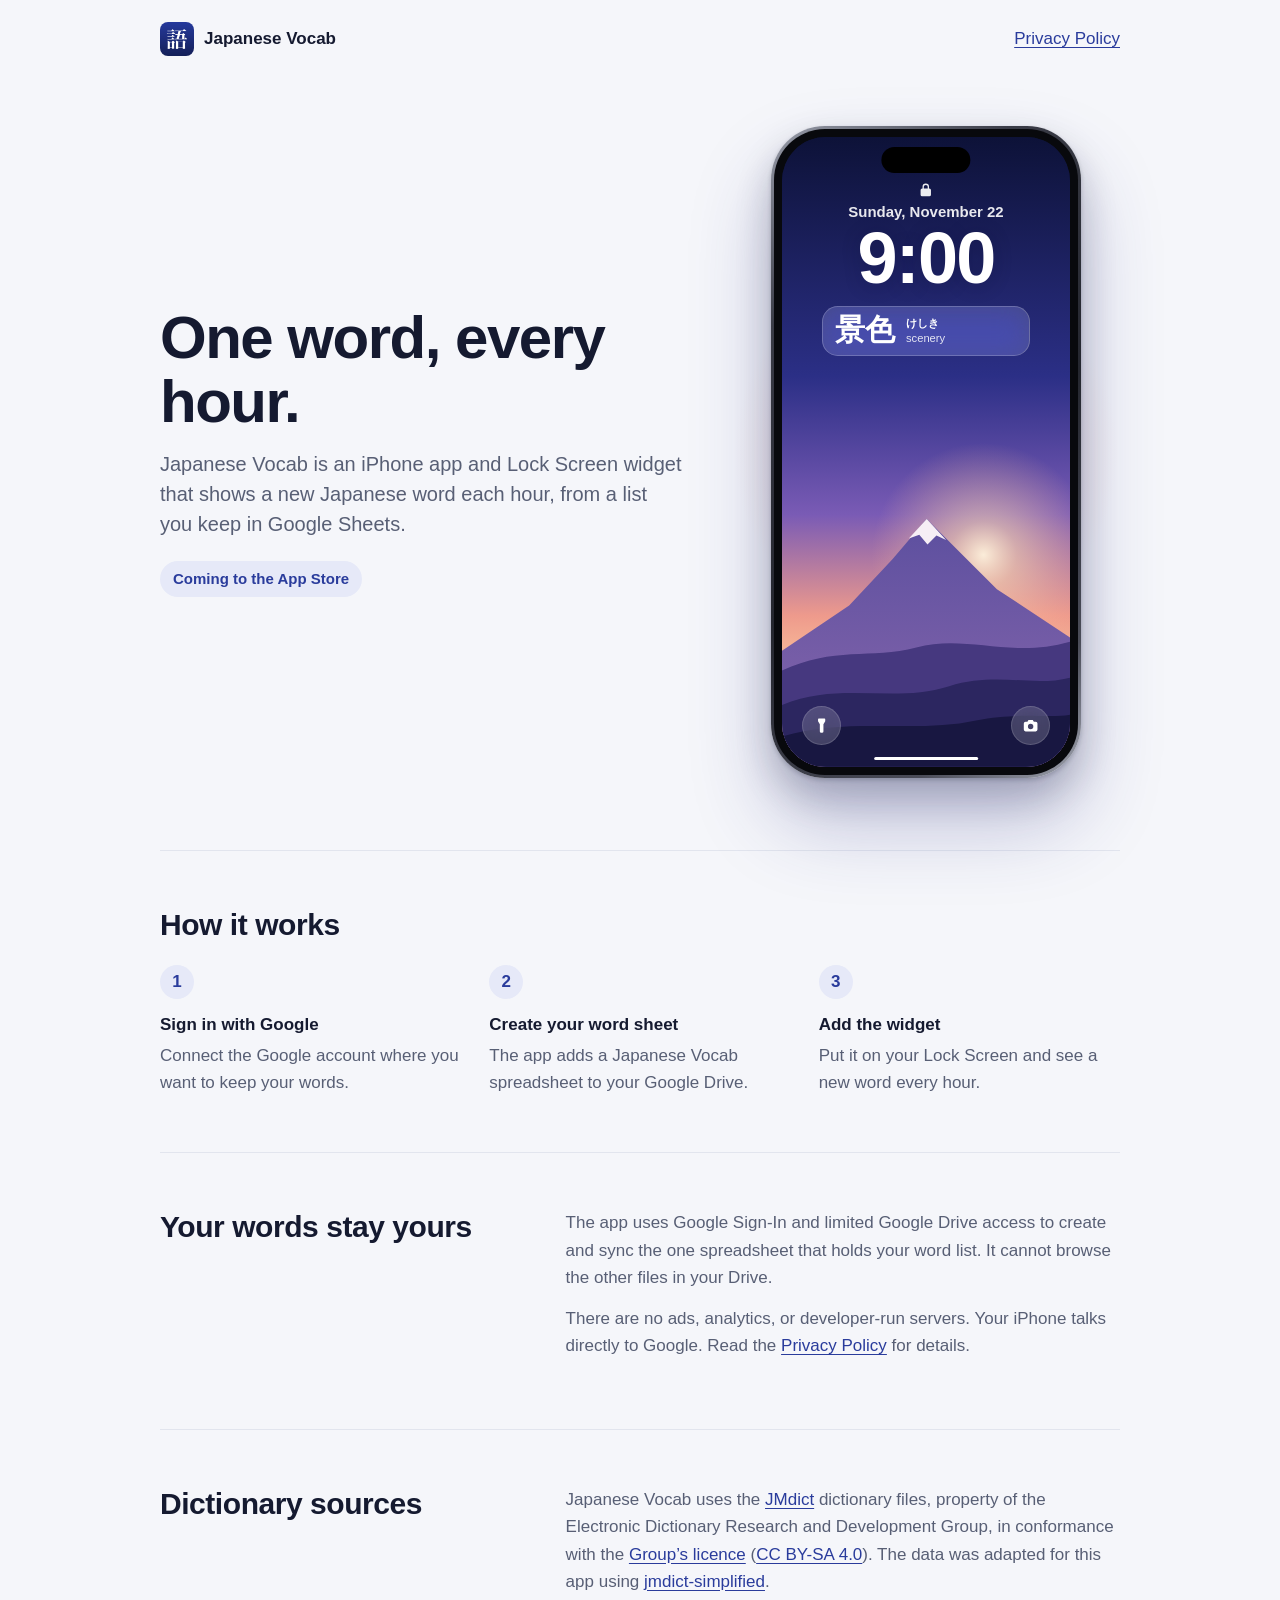
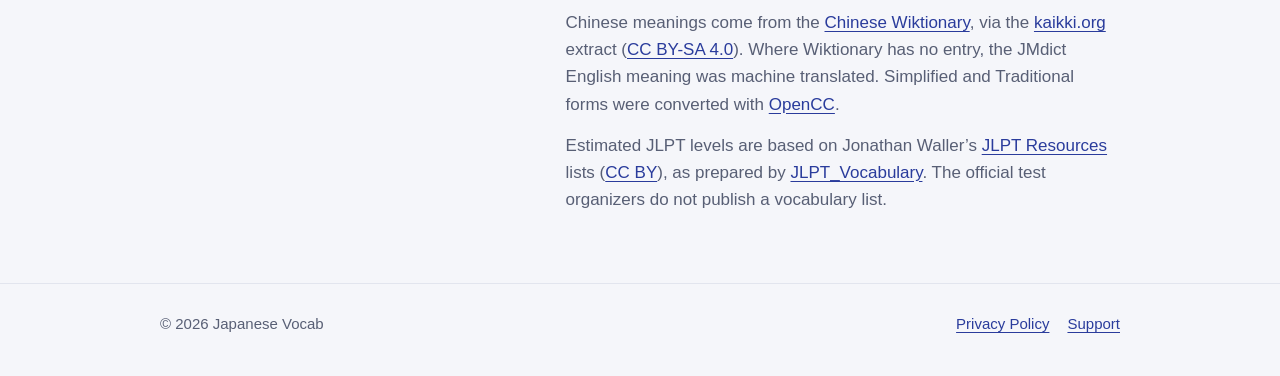
<file: index.html>
<!doctype html>
<html lang="en">
<head>
  <meta charset="utf-8">
  <meta name="viewport" content="width=device-width, initial-scale=1">
  <title>Japanese Vocab</title>
  <meta name="description" content="An iPhone app and Lock Screen widget that shows a new Japanese word every hour from a list you keep in Google Sheets.">
  <link rel="icon" href="icon.png">
  <link rel="apple-touch-icon" href="icon.png">
  <link rel="stylesheet" href="style.css">
</head>
<body>
  <header>
    <div class="wrap bar">
      <a class="brand" href="index.html"><img src="icon.png" alt="">Japanese Vocab</a>
      <a href="privacy.html">Privacy Policy</a>
    </div>
  </header>

  <main class="wrap">
    <div class="hero">
      <div>
        <h1>One word, every hour.</h1>
        <p class="lead">Japanese Vocab is an iPhone app and Lock Screen widget that shows a new Japanese word each hour, from a list you keep in Google Sheets.</p>
        <span class="status">Coming to the App Store</span>
      </div>
      <div class="showcase">
        <div class="device" role="img" aria-label="An iPhone Lock Screen showing the word 景色, read けしき, meaning scenery">
          <div class="screen">
            <svg class="wallpaper" viewBox="0 0 390 844" preserveAspectRatio="xMidYMid slice" aria-hidden="true">
              <defs>
                <linearGradient id="sky" x1="0" y1="0" x2="0" y2="1">
                  <stop offset="0" stop-color="#0d1238"/>
                  <stop offset=".38" stop-color="#2b2f86"/>
                  <stop offset=".6" stop-color="#7a5bb5"/>
                  <stop offset=".76" stop-color="#ee9a8c"/>
                  <stop offset=".88" stop-color="#ffd2a1"/>
                </linearGradient>
                <radialGradient id="sun">
                  <stop offset="0" stop-color="#fff3dc" stop-opacity=".95"/>
                  <stop offset=".3" stop-color="#ffdcb0" stop-opacity=".55"/>
                  <stop offset="1" stop-color="#ffb99a" stop-opacity="0"/>
                </radialGradient>
                <linearGradient id="peak" x1="0" y1="0" x2="0" y2="1">
                  <stop offset="0" stop-color="#5c4f9f"/>
                  <stop offset="1" stop-color="#8a68ad"/>
                </linearGradient>
              </defs>
              <rect width="390" height="844" fill="url(#sky)"/>
              <circle cx="272" cy="560" r="150" fill="url(#sun)"/>
              <path d="M0 690 L92 628 L150 566 L196 512 L232 548 L290 606 L390 672 V844 H0Z" fill="url(#peak)"/>
              <path d="M196 512 L172 538 L186 533 L197 546 L209 534 L222 540Z" fill="#f6eef5"/>
              <path d="M0 716 C70 682 120 700 182 684 C250 666 310 700 390 676 V844 H0Z" fill="#46387f"/>
              <path d="M0 762 C80 728 150 760 226 736 C290 716 340 738 390 724 V844 H0Z" fill="#2c2660"/>
              <path d="M0 804 C90 776 180 800 262 782 C320 770 360 780 390 774 V844 H0Z" fill="#181741"/>
            </svg>
            <div class="island"></div>
            <div class="lock">
              <svg class="lock-icon" viewBox="0 0 24 24" aria-hidden="true"><path d="M7 10V7.5a5 5 0 0 1 10 0V10h.5A2.5 2.5 0 0 1 20 12.5v7a2.5 2.5 0 0 1-2.5 2.5h-11A2.5 2.5 0 0 1 4 19.5v-7A2.5 2.5 0 0 1 6.500 10H7Zm2 0h6V7.500a3 3 0 0 0-6 0V10Z"/></svg>
              <div class="date">Sunday, November 22</div>
              <div class="time">9:00</div>
              <div class="widget">
                <strong>景色</strong>
                <span class="gloss"><b>けしき</b><span>scenery</span></span>
              </div>
            </div>
            <div class="quick">
              <span><svg viewBox="0 0 24 24" aria-hidden="true"><path d="M8 2h8a1 1 0 0 1 1 1v3l-2.500 4v10a2 2 0 0 1-2 2h-1a2 2 0 0 1-2-2V10L7 6V3a1 1 0 0 1 1-1Z"/></svg></span>
              <span><svg viewBox="0 0 24 24" aria-hidden="true"><path d="M9 4h6l1.500 2.500H19A2.500 2.500 0 0 1 21.500 9v8.500A2.500 2.500 0 0 1 19 20H5a2.500 2.500 0 0 1-2.500-2.500V9A2.500 2.500 0 0 1 5 6.500h2.500L9 4Zm3 5.500a3.750 3.750 0 1 0 0 7.500 3.750 3.750 0 0 0 0-7.500Z"/></svg></span>
            </div>
            <div class="home-bar"></div>
          </div>
        </div>
      </div>
    </div>

    <section>
      <h2>How it works</h2>
      <ol class="steps">
        <li><div class="num">1</div><b>Sign in with Google</b><p>Connect the Google account where you want to keep your words.</p></li>
        <li><div class="num">2</div><b>Create your word sheet</b><p>The app adds a Japanese Vocab spreadsheet to your Google Drive.</p></li>
        <li><div class="num">3</div><b>Add the widget</b><p>Put it on your Lock Screen and see a new word every hour.</p></li>
      </ol>
    </section>

    <section class="split">
      <h2>Your words stay yours</h2>
      <div>
        <p>The app uses Google Sign-In and limited Google Drive access to create and sync the one spreadsheet that holds your word list. It cannot browse the other files in your Drive.</p>
        <p>There are no ads, analytics, or developer-run servers. Your iPhone talks directly to Google. Read the <a href="privacy.html">Privacy Policy</a> for details.</p>
      </div>
    </section>

    <section class="split">
      <h2>Dictionary sources</h2>
      <div>
        <p>Japanese Vocab uses the <a href="https://www.edrdg.org/wiki/index.php/JMdict-EDICT_Dictionary_Project">JMdict</a> dictionary files, property of the Electronic Dictionary Research and Development Group, in conformance with the <a href="https://www.edrdg.org/edrdg/licence.html">Group’s licence</a> (<a href="https://creativecommons.org/licenses/by-sa/4.0/">CC BY-SA 4.0</a>). The data was adapted for this app using <a href="https://github.com/scriptin/jmdict-simplified">jmdict-simplified</a>.</p>
        <p>Chinese meanings come from the <a href="https://zh.wiktionary.org/">Chinese Wiktionary</a>, via the <a href="https://kaikki.org/zhwiktionary/">kaikki.org</a> extract (<a href="https://creativecommons.org/licenses/by-sa/4.0/">CC BY-SA 4.0</a>). Where Wiktionary has no entry, the JMdict English meaning was machine translated. Simplified and Traditional forms were converted with <a href="https://github.com/BYVoid/OpenCC">OpenCC</a>.</p>
        <p>Estimated JLPT levels are based on Jonathan Waller’s <a href="https://www.tanos.co.uk/jlpt/">JLPT Resources</a> lists (<a href="https://creativecommons.org/licenses/by/4.0/">CC BY</a>), as prepared by <a href="https://github.com/Bluskyo/JLPT_Vocabulary">JLPT_Vocabulary</a>. The official test organizers do not publish a vocabulary list.</p>
      </div>
    </section>
  </main>

  <footer>
    <div class="wrap foot">
      <span>© 2026 Japanese Vocab</span>
      <nav>
        <a href="privacy.html">Privacy Policy</a>
        <a href="mailto:japanesevocab.app@gmail.com">Support</a>
      </nav>
    </div>
  </footer>
</body>
</html>
</file>
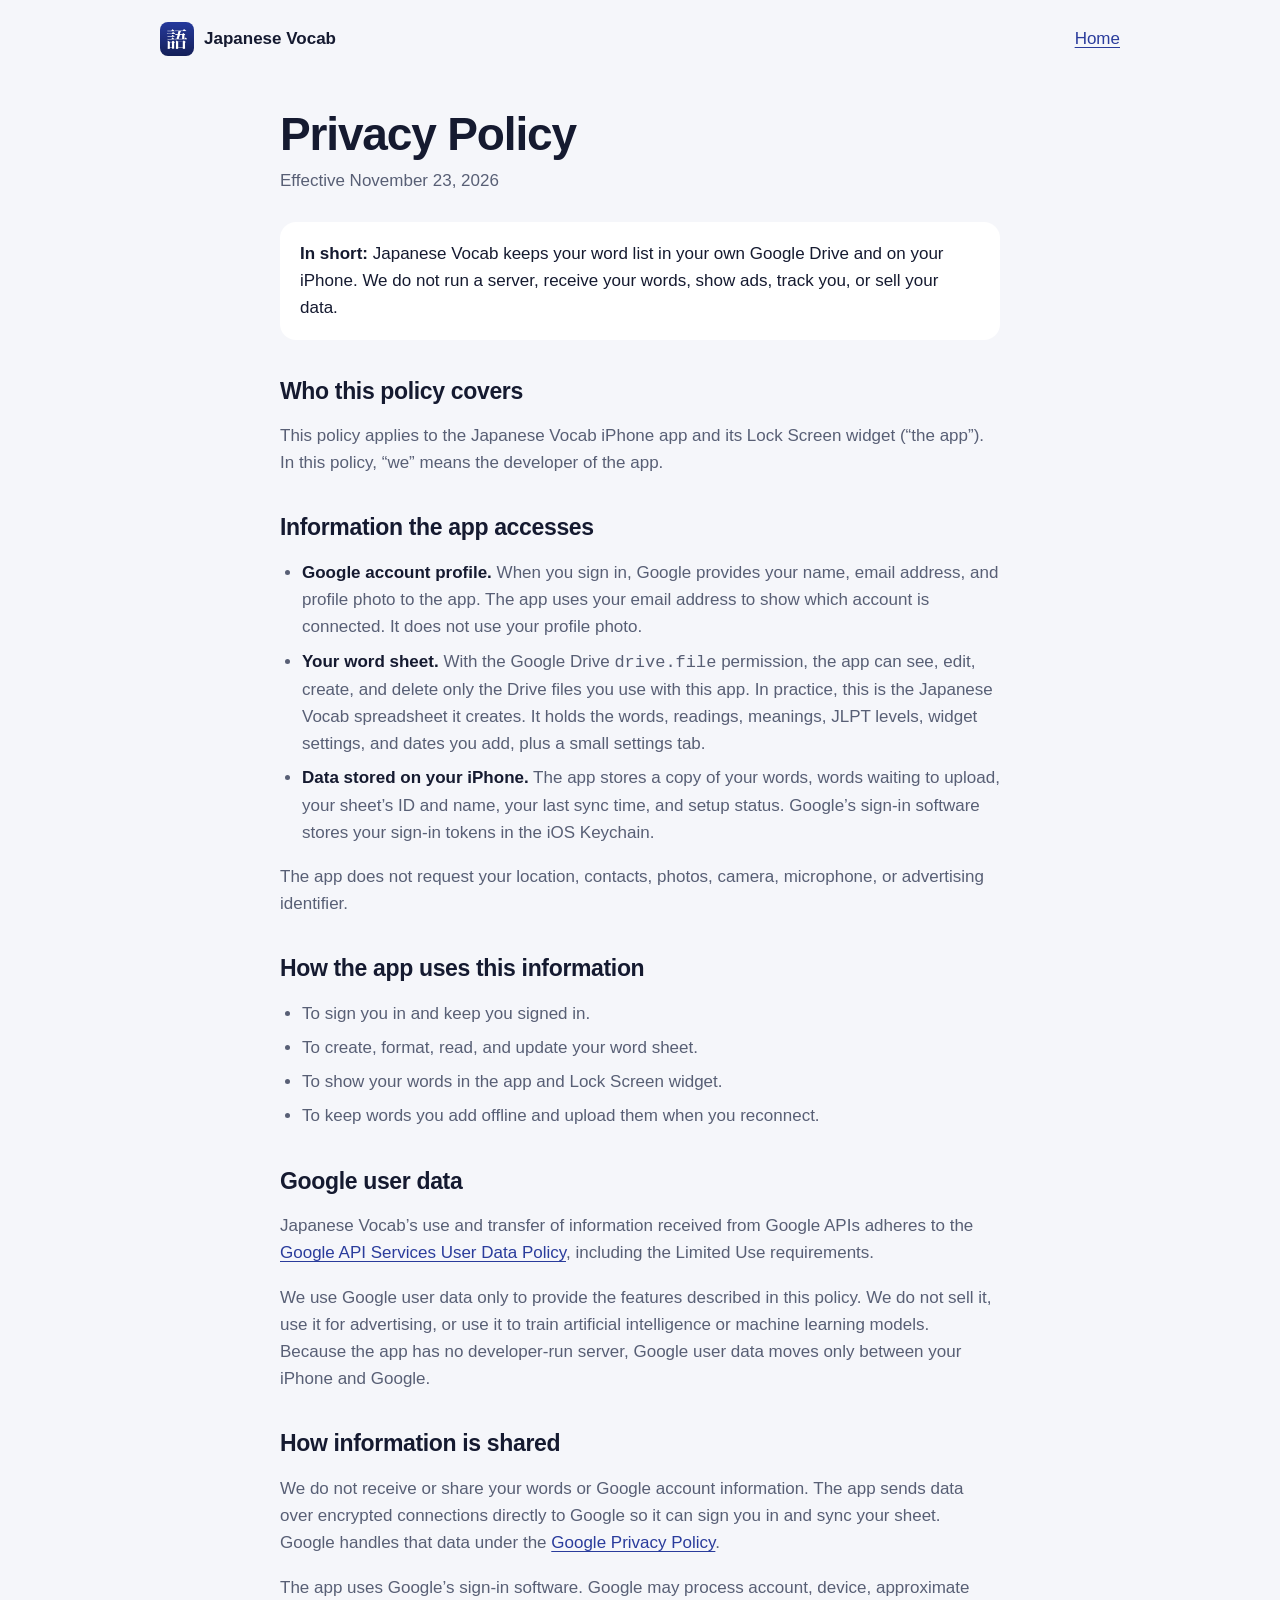
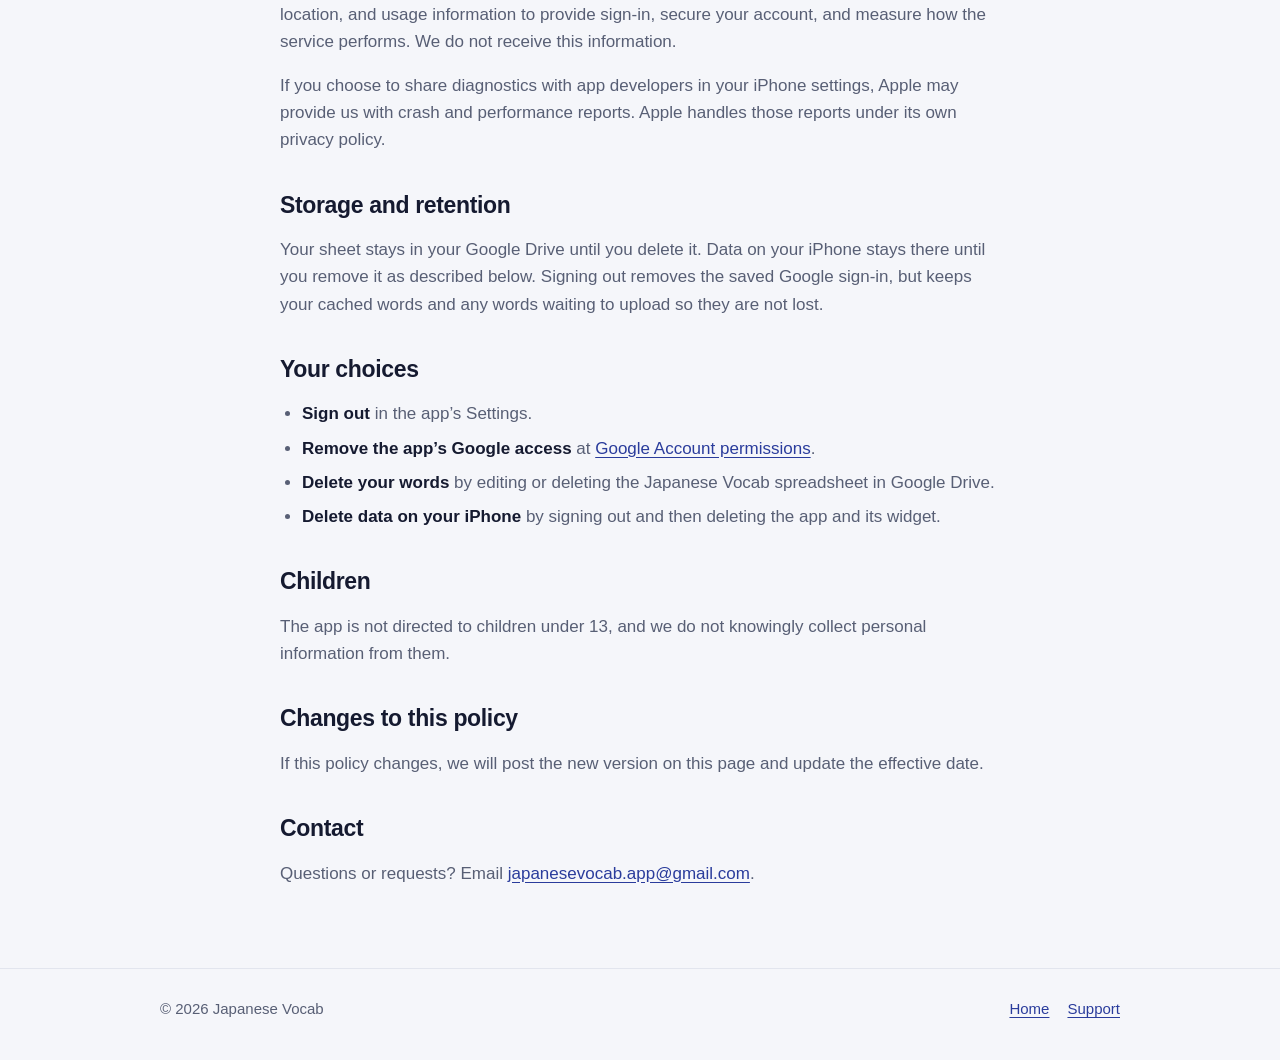
<file: privacy.html>
<!doctype html>
<html lang="en">
<head>
  <meta charset="utf-8">
  <meta name="viewport" content="width=device-width, initial-scale=1">
  <title>Privacy Policy | Japanese Vocab</title>
  <meta name="description" content="How the Japanese Vocab iPhone app accesses, uses, stores, and shares your information.">
  <link rel="icon" href="icon.png">
  <link rel="stylesheet" href="style.css">
</head>
<body>
  <header>
    <div class="wrap bar">
      <a class="brand" href="index.html"><img src="icon.png" alt="">Japanese Vocab</a>
      <a href="index.html">Home</a>
    </div>
  </header>

  <main class="narrow policy">
    <h1>Privacy Policy</h1>
    <p class="updated">Effective November 23, 2026</p>

    <div class="summary">
      <p><strong>In short:</strong> Japanese Vocab keeps your word list in your own Google Drive and on your iPhone. We do not run a server, receive your words, show ads, track you, or sell your data.</p>
    </div>

    <h2>Who this policy covers</h2>
    <p>This policy applies to the Japanese Vocab iPhone app and its Lock Screen widget (“the app”). In this policy, “we” means the developer of the app.</p>

    <h2>Information the app accesses</h2>
    <ul>
      <li><strong>Google account profile.</strong> When you sign in, Google provides your name, email address, and profile photo to the app. The app uses your email address to show which account is connected. It does not use your profile photo.</li>
      <li><strong>Your word sheet.</strong> With the Google Drive <code>drive.file</code> permission, the app can see, edit, create, and delete only the Drive files you use with this app. In practice, this is the Japanese Vocab spreadsheet it creates. It holds the words, readings, meanings, JLPT levels, widget settings, and dates you add, plus a small settings tab.</li>
      <li><strong>Data stored on your iPhone.</strong> The app stores a copy of your words, words waiting to upload, your sheet’s ID and name, your last sync time, and setup status. Google’s sign-in software stores your sign-in tokens in the iOS Keychain.</li>
    </ul>
    <p>The app does not request your location, contacts, photos, camera, microphone, or advertising identifier.</p>

    <h2>How the app uses this information</h2>
    <ul>
      <li>To sign you in and keep you signed in.</li>
      <li>To create, format, read, and update your word sheet.</li>
      <li>To show your words in the app and Lock Screen widget.</li>
      <li>To keep words you add offline and upload them when you reconnect.</li>
    </ul>

    <h2>Google user data</h2>
    <p>Japanese Vocab’s use and transfer of information received from Google APIs adheres to the <a href="https://developers.google.com/terms/api-services-user-data-policy">Google API Services User Data Policy</a>, including the Limited Use requirements.</p>
    <p>We use Google user data only to provide the features described in this policy. We do not sell it, use it for advertising, or use it to train artificial intelligence or machine learning models. Because the app has no developer-run server, Google user data moves only between your iPhone and Google.</p>

    <h2>How information is shared</h2>
    <p>We do not receive or share your words or Google account information. The app sends data over encrypted connections directly to Google so it can sign you in and sync your sheet. Google handles that data under the <a href="https://policies.google.com/privacy">Google Privacy Policy</a>.</p>
    <p>The app uses Google’s sign-in software. Google may process account, device, approximate location, and usage information to provide sign-in, secure your account, and measure how the service performs. We do not receive this information.</p>
    <p>If you choose to share diagnostics with app developers in your iPhone settings, Apple may provide us with crash and performance reports. Apple handles those reports under its own privacy policy.</p>

    <h2>Storage and retention</h2>
    <p>Your sheet stays in your Google Drive until you delete it. Data on your iPhone stays there until you remove it as described below. Signing out removes the saved Google sign-in, but keeps your cached words and any words waiting to upload so they are not lost.</p>

    <h2>Your choices</h2>
    <ul>
      <li><strong>Sign out</strong> in the app’s Settings.</li>
      <li><strong>Remove the app’s Google access</strong> at <a href="https://myaccount.google.com/permissions">Google Account permissions</a>.</li>
      <li><strong>Delete your words</strong> by editing or deleting the Japanese Vocab spreadsheet in Google Drive.</li>
      <li><strong>Delete data on your iPhone</strong> by signing out and then deleting the app and its widget.</li>
    </ul>

    <h2>Children</h2>
    <p>The app is not directed to children under 13, and we do not knowingly collect personal information from them.</p>

    <h2>Changes to this policy</h2>
    <p>If this policy changes, we will post the new version on this page and update the effective date.</p>

    <h2>Contact</h2>
    <p>Questions or requests? Email <a href="mailto:japanesevocab.app@gmail.com">japanesevocab.app@gmail.com</a>.</p>
  </main>

  <footer>
    <div class="wrap foot">
      <span>© 2026 Japanese Vocab</span>
      <nav>
        <a href="index.html">Home</a>
        <a href="mailto:japanesevocab.app@gmail.com">Support</a>
      </nav>
    </div>
  </footer>
</body>
</html>
</file>
<file: style.css>
:root {
  color-scheme: light dark;
  --ground: #f5f6fa;
  --surface: #ffffff;
  --ink: #151a30;
  --muted: #585f75;
  --line: #e2e5ee;
  --accent: #2a3c9c;
  --tint: #e6e9f8;
  --tint-text: #2a3c9c;
  --night: #1b2559;
}

@media (prefers-color-scheme: dark) {
  :root {
    --ground: #0f1222;
    --surface: #1b2035;
    --ink: #f2f4fb;
    --muted: #a8afc6;
    --line: #2b3150;
    --accent: #9daeff;
    --tint: #27316f;
    --tint-text: #d5daf2;
    --night: #27316f;
  }
}

* { box-sizing: border-box; }

body {
  margin: 0;
  background: var(--ground);
  color: var(--ink);
  font-family: -apple-system, BlinkMacSystemFont, "Segoe UI", Roboto, "Hiragino Sans", "Noto Sans JP", sans-serif;
  font-size: 17px;
  line-height: 1.6;
}

a { color: var(--accent); text-underline-offset: 3px; }

.wrap { width: min(100% - 40px, 960px); margin-inline: auto; }
.narrow { width: min(100% - 40px, 720px); margin-inline: auto; }

header { padding: 22px 0; }
.bar { display: flex; align-items: center; justify-content: space-between; gap: 16px; }
.brand { display: inline-flex; align-items: center; gap: 10px; color: inherit; font-weight: 700; text-decoration: none; }
.brand img { width: 34px; height: 34px; border-radius: 8px; }

.hero {
  display: grid;
  grid-template-columns: 1.15fr 0.85fr;
  gap: 48px;
  align-items: center;
  padding: 48px 0 72px;
}
h1 { margin: 0 0 16px; font-size: clamp(38px, 7vw, 60px); line-height: 1.06; letter-spacing: -0.025em; }
.lead { margin: 0 0 22px; max-width: 34em; color: var(--muted); font-size: 20px; line-height: 1.5; }
.status {
  display: inline-block;
  padding: 6px 13px;
  border-radius: 999px;
  background: var(--tint);
  color: var(--tint-text);
  font-size: 15px;
  font-weight: 600;
}

.showcase {
  position: relative;
  display: grid;
  place-items: center;
  isolation: isolate;
}
.showcase::before {
  content: "";
  position: absolute;
  z-index: -1;
  width: 100%;
  aspect-ratio: 1;
  border-radius: 50%;
  background: radial-gradient(circle, rgb(122 91 181 / 0.3), rgb(238 154 140 / 0.12) 45%, transparent 70%);
}
.device {
  container-type: inline-size;
  width: min(100%, 310px);
  aspect-ratio: 390 / 820;
  padding: 8px;
  border: 3px solid transparent;
  border-radius: 54px;
  background:
    linear-gradient(#08090d, #08090d) padding-box,
    linear-gradient(140deg, #9a9eab, #3a3c47 22%, #24262f 55%, #4a4c58 85%, #a0a4b0) border-box;
  box-shadow:
    0 2px 4px rgb(15 18 40 / 0.2),
    0 18px 36px rgb(15 18 40 / 0.2),
    0 44px 80px rgb(42 47 134 / 0.28);
}
.screen {
  position: relative;
  height: 100%;
  overflow: hidden;
  border-radius: 44px;
  background: #0d1238;
  color: #fff;
  text-align: center;
}
.wallpaper { position: absolute; inset: 0; width: 100%; height: 100%; }
.island {
  position: absolute;
  top: 3.6cqw;
  left: 50%;
  width: 31cqw;
  height: 9cqw;
  border-radius: 99px;
  background: #000;
  transform: translateX(-50%);
}
.lock { position: absolute; inset: 15.5cqw 6cqw auto; }
.lock-icon { display: block; width: 5.4cqw; margin: 0 auto 2cqw; fill: #fff; opacity: 0.92; }
.date { font-size: 5.2cqw; font-weight: 600; line-height: 1.2; opacity: 0.9; }
.time {
  margin-top: 0.5cqw;
  font-size: 25cqw;
  font-weight: 600;
  line-height: 1;
  letter-spacing: -0.025em;
  font-variant-numeric: tabular-nums;
  text-shadow: 0 2px 18px rgb(13 18 56 / 0.3);
}
.widget {
  display: flex;
  align-items: center;
  gap: 3.8cqw;
  width: 72cqw;
  margin: 4cqw auto 0;
  padding: 3cqw 4.4cqw;
  border-radius: 5.5cqw;
  background: rgb(255 255 255 / 0.17);
  box-shadow: inset 0 0 0 1px rgb(255 255 255 / 0.2);
  backdrop-filter: blur(14px) saturate(150%);
  -webkit-backdrop-filter: blur(14px) saturate(150%);
  text-align: left;
}
.widget strong {
  font-family: "Hiragino Mincho ProN", "Noto Serif JP", serif;
  font-size: 10.4cqw;
  font-weight: 600;
  line-height: 1.1;
}
.gloss { display: grid; gap: 0.4cqw; font-size: 3.9cqw; line-height: 1.25; }
.gloss b { font-weight: 600; }
.gloss span { opacity: 0.85; }
.quick {
  position: absolute;
  inset: auto 7cqw 7.5cqw;
  display: flex;
  justify-content: space-between;
}
.quick span {
  display: grid;
  place-items: center;
  width: 13.5cqw;
  height: 13.5cqw;
  border-radius: 50%;
  background: rgb(255 255 255 / 0.18);
  box-shadow: inset 0 0 0 1px rgb(255 255 255 / 0.14);
  backdrop-filter: blur(12px);
  -webkit-backdrop-filter: blur(12px);
}
.quick svg { width: 6cqw; fill: #fff; }
.home-bar {
  position: absolute;
  bottom: 2.2cqw;
  left: 50%;
  width: 36cqw;
  height: 1.35cqw;
  border-radius: 99px;
  background: #fff;
  transform: translateX(-50%);
}

section { padding: 56px 0; border-top: 1px solid var(--line); }
h2 { margin: 0 0 22px; font-size: 30px; line-height: 1.2; letter-spacing: -0.015em; }
.steps { display: grid; grid-template-columns: repeat(3, 1fr); gap: 28px; margin: 0; padding: 0; list-style: none; }
.steps b { display: block; margin-bottom: 4px; }
.steps p { margin: 0; color: var(--muted); }
.num {
  display: grid;
  place-items: center;
  width: 34px;
  height: 34px;
  margin-bottom: 12px;
  border-radius: 50%;
  background: var(--tint);
  color: var(--tint-text);
  font-weight: 700;
}
.split { display: grid; grid-template-columns: 0.8fr 1.2fr; gap: 36px; }
.split p { margin: 0 0 14px; color: var(--muted); }

.policy { padding: 32px 0 64px; }
.policy h1 { font-size: clamp(34px, 6vw, 46px); margin-bottom: 8px; }
.updated { margin: 0 0 28px; color: var(--muted); }
.policy h2 { margin: 38px 0 10px; font-size: 23px; }
.policy p, .policy li { color: var(--muted); }
.policy strong { color: var(--ink); }
.policy ul { padding-left: 22px; }
.policy li { margin-bottom: 7px; }
.summary { margin-bottom: 8px; padding: 18px 20px; border-radius: 16px; background: var(--surface); }
.summary p { margin: 0; color: var(--ink); }

footer { padding: 28px 0 40px; border-top: 1px solid var(--line); color: var(--muted); font-size: 15px; }
.foot { display: flex; flex-wrap: wrap; justify-content: space-between; gap: 8px 20px; }
.foot nav { display: flex; flex-wrap: wrap; gap: 18px; }

@media (max-width: 720px) {
  .hero { grid-template-columns: 1fr; gap: 36px; padding: 24px 0 52px; }
  .lead { font-size: 18px; }
  .steps, .split { grid-template-columns: 1fr; }
  .split { gap: 4px; }
  section { padding: 42px 0; }
}
</file>
